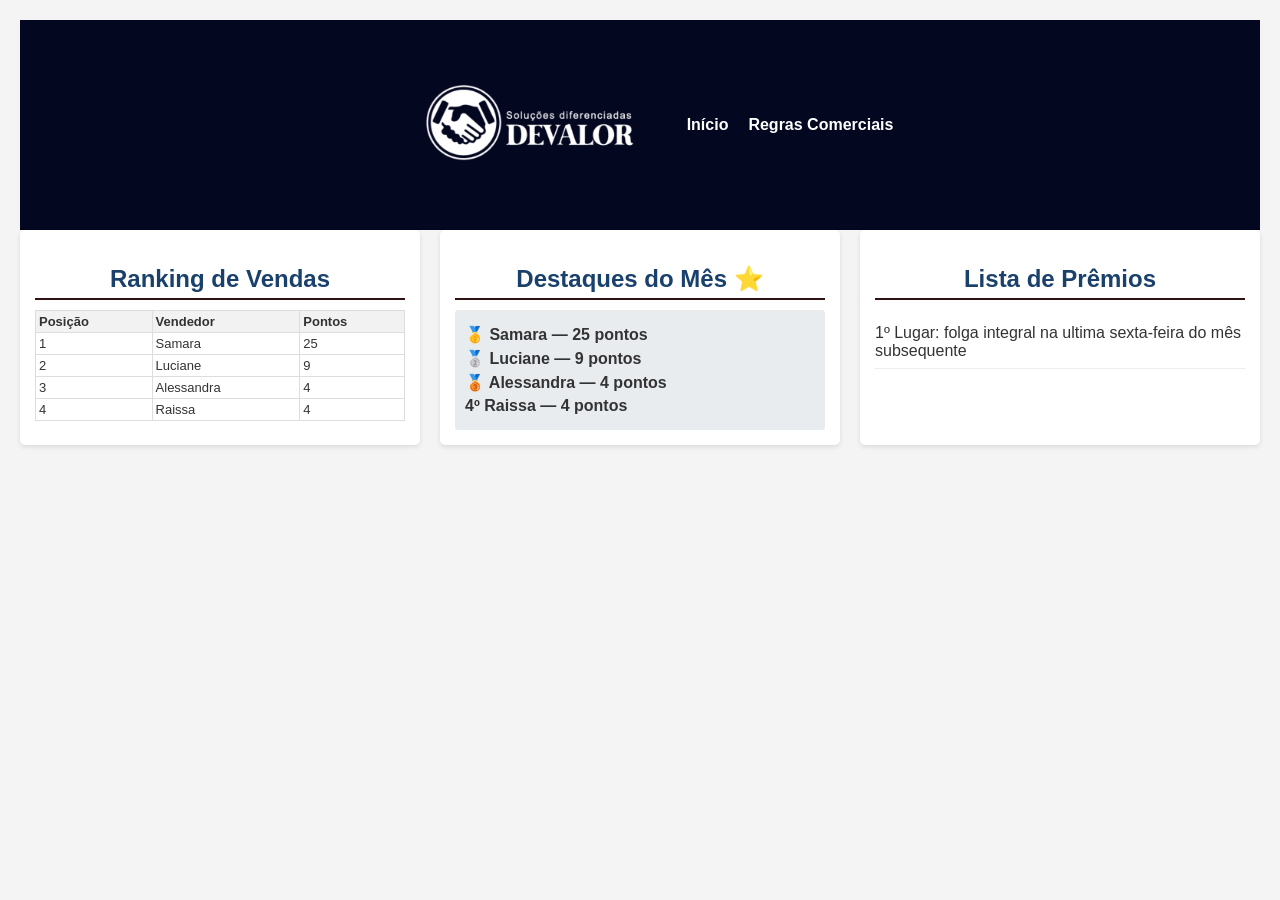
<file: comercial.html>
<!DOCTYPE html>
<html lang="pt-br">
<head>
    <meta charset="UTF-8">
    <meta name="viewport" content="width=device-width, initial-scale=1.0">
    <title>Gamificação - Devalor</title>
    <link rel="icon" href="Devalor.jpeg" type="">
    <link rel="stylesheet" href="comercial.css">
</head>
<body>
    <header>
        <div class="container">
            <div class="logo-container">
                <a href="index.html">
                    <img src="logodev.png" alt="Logotipo da Empresa" class="logo">
                </a>
            </div>
            <nav>
                <ul>
                    <li><a href="index.html">Início</a></li>            
                    <li><a href="regracom.html">Regras Comerciais</a></li>
                </ul>
            </nav>
        </div>
    </header>

    <main>
        <section id="ranking">
            <h2>Ranking de Vendas</h2>
            <table>
                <thead>
                    <tr>
                        <th>Posição</th>
                        <th>Vendedor</th>
                        <th>Pontos</th>
                    </tr>
                </thead>
                <tbody id="tabela-ranking"></tbody>
            </table>
        </section>

        <section id="destaque-do-mes">
            <h2>Destaques do Mês ⭐</h2>
            <div id="vendedor-destaque">
                <p id="primeiro-destaque"></p>
                <p id="segundo-destaque"></p>
                <p id="terceiro-destaque"></p> <!-- Adicionado -->
                <p id="quarto-destaque"></p>   <!-- Adicionado -->
            </div>
        </section>

        <section id="premios">
            <h2>Lista de Prêmios</h2>
            <ul id="lista-premios"></ul>
        </section>
    </main>

    <script>
        const vendedores = [
            { id: 1, nome: "Alessandra", vendas: 1000, pontos: 4 },
            { id: 2, nome: "Luciane", vendas: 500, pontos: 9 },
            { id: 3, nome: "Raissa", vendas: 0, pontos: 4 },
            { id: 4, nome: "Samara", vendas: 0, pontos: 25 },
        ]; 

        const premios = [
            { id: 104, nome: "1º Lugar: folga integral na ultima sexta-feira do mês subsequente", pontos: 2000 },
            { id: 104, nome: "", pontos: 1000 },
        ];

        function popularRanking() {
            const tabelaRanking = document.getElementById('tabela-ranking');
            tabelaRanking.innerHTML = ''; 

            const rankingOrdenado = [...vendedores].sort((a, b) => b.pontos - a.pontos);

            rankingOrdenado.forEach((vendedor, index) => {
                const row = tabelaRanking.insertRow();
                const posicaoCell = row.insertCell();
                const nomeCell = row.insertCell();
                const pontosCell = row.insertCell();

                posicaoCell.textContent = index + 1;
                nomeCell.textContent = vendedor.nome;
                pontosCell.textContent = vendedor.pontos;
            });
        }

        function definirDestaque() {
            const ranking = [...vendedores].sort((a, b) => b.pontos - a.pontos);
            const primeiro = ranking[0];
            const segundo = ranking[1];
            const terceiro = ranking[2];
            const quarto = ranking[3];

            document.getElementById('primeiro-destaque').textContent = `🥇 ${primeiro.nome} — ${primeiro.pontos} pontos`;
            document.getElementById('segundo-destaque').textContent = `🥈 ${segundo.nome} — ${segundo.pontos} pontos`;
            document.getElementById('terceiro-destaque').textContent = `🥉 ${terceiro.nome} — ${terceiro.pontos} pontos`;    
            document.getElementById('quarto-destaque').textContent = `4º ${quarto.nome} — ${quarto.pontos} pontos`;
        }

        function popularPremios() {
            const listaPremios = document.getElementById('lista-premios');
            listaPremios.innerHTML = '';

            premios.forEach(premio => {
                const listItem = document.createElement('li');
                listItem.textContent = `${premio.nome}`;
                listaPremios.appendChild(listItem);
            });
        }

        function popularResgate() {
            const vendedorSelect = document.getElementById('vendedor-resgate');
            const premioSelect = document.getElementById('premio-resgate');

            vendedores.forEach(vendedor => {
                const option = document.createElement('option');
                option.value = vendedor.id;
                option.textContent = vendedor.nome;
                vendedorSelect.appendChild(option);
            });

            premios.forEach(premio => {
                const option = document.createElement('option');
                option.value = premio.id;
                option.textContent = premio.nome;
                premioSelect.appendChild(option); 
            });
        }

        function resgatarPremio() {
            const vendedorId = parseInt(document.getElementById('vendedor-resgate')?.value);
            const premioId = parseInt(document.getElementById('premio-resgate')?.value);
            const mensagemResgate = document.getElementById('mensagem-resgate');

            const vendedor = vendedores.find(v => v.id === vendedorId);
            const premio = premios.find(p => p.id === premioId);

            if (!vendedor || !premio) {
                mensagemResgate.textContent = "Selecione um vendedor e um prêmio válidos.";
                return;
            }

            if (vendedor.pontos >= premio.pontos) {
                vendedor.pontos -= premio.pontos;
                mensagemResgate.textContent = `${vendedor.nome} resgatou "${premio.nome}"! Pontos restantes: ${vendedor.pontos}`;
                popularRanking();
                definirDestaque();
            } else {
                mensagemResgate.textContent = `${vendedor.nome} não tem pontos suficientes para resgatar "${premio.nome}".`;
            }
        }

        // Inicialização
        popularRanking();
        definirDestaque();
        popularPremios();
        popularResgate();
    </script>
</body>
</html>
</file>
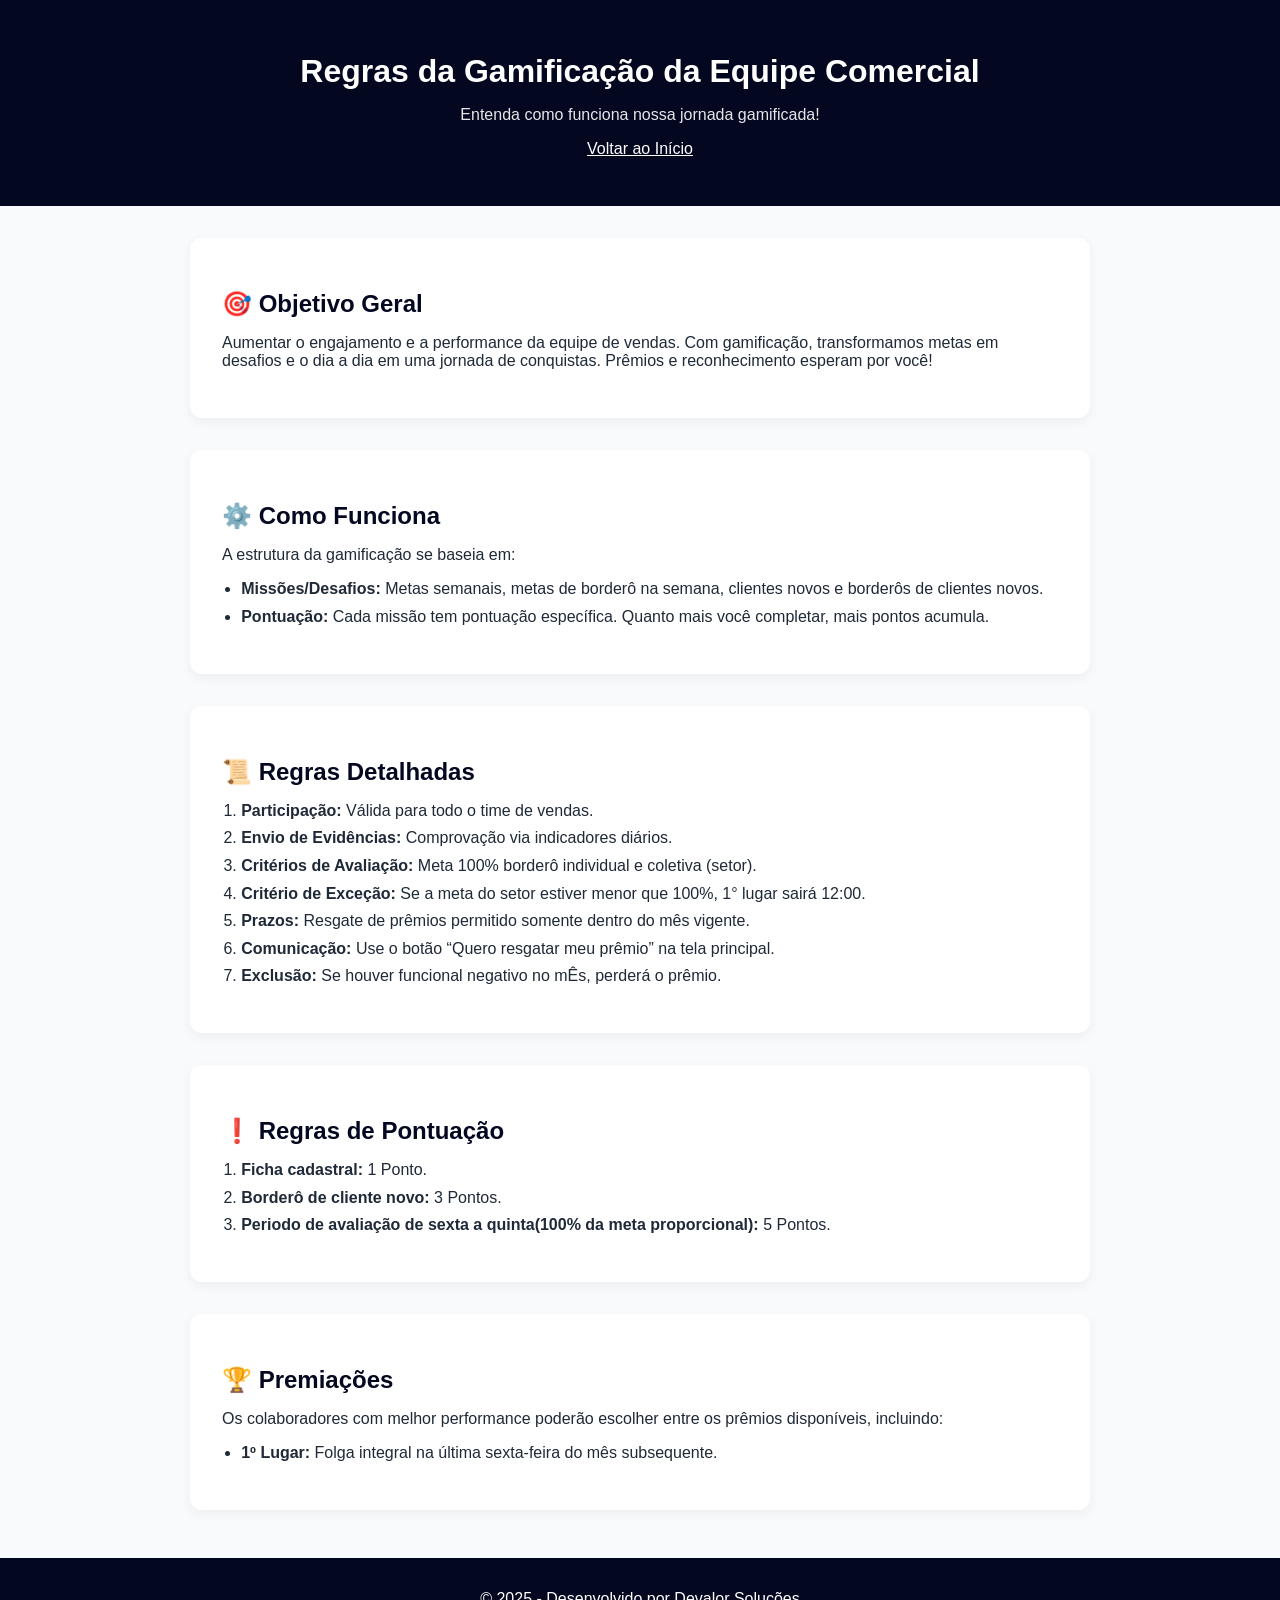
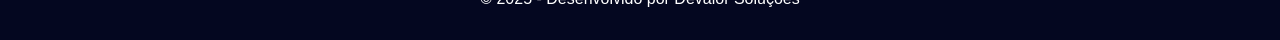
<file: regracom.html>
<!DOCTYPE html>
<html lang="pt-BR">
<head>
  <meta charset="UTF-8" />
  <meta name="viewport" content="width=device-width, initial-scale=1.0"/>
  <title>Regras da Gamificação</title>
  <link rel="icon" href="Devalor.jpeg" type="image/jpeg"/>
  <style>
    :root {
      --primary: #040720;
      --bg: #f9fafb;
      --text: #1f2937;
      --card-bg: #ffffff;
      --shadow: rgba(0, 0, 0, 0.05);
    }

    body {
      margin: 0;
      font-family: 'Segoe UI', sans-serif;
      background: var(--bg);
      color: var(--text);
    }

    header {
      background-color: var(--primary);
      padding: 2rem 1rem;
      color: white;
      text-align: center;
    }

    header h1 {
      margin-bottom: 0.5rem;
      font-size: 2rem;
    }

    header p {
      font-size: 1rem;
      opacity: 0.9;
    }

    nav ul {
      margin-top: 1rem;
      list-style: none;
      padding: 0;
      text-align: center;
    }

    nav li {
      display: inline-block;
      margin: 0 10px;
    }

    nav a {
      color: white;
      text-decoration: underline;
      font-weight: 500;
    }

    .container {
      max-width: 900px;
      margin: 2rem auto;
      padding: 0 1rem;
    }

    section {
      background-color: var(--card-bg);
      border-radius: 12px;
      box-shadow: 0 4px 12px var(--shadow);
      margin-bottom: 2rem;
      padding: 2rem;
      transition: transform 0.3s ease;
    }

    section:hover {
      transform: translateY(-2px);
    }

    section h2 {
      color: var(--primary);
      margin-bottom: 1rem;
      font-size: 1.5rem;
    }

    ul, ol {
      padding-left: 1.2rem;
    }

    li {
      margin-bottom: 0.6rem;
    }

    footer {
      text-align: center;
      padding: 1rem;
      background-color: var(--primary);
      color: white;
      margin-top: 3rem;
    }

    @media (max-width: 600px) {
      header h1 {
        font-size: 1.5rem;
      }

      section {
        padding: 1.2rem;
      }
    }
  </style>
</head>
<body>

  <header>
    <h1>Regras da Gamificação da Equipe Comercial</h1>
    <p>Entenda como funciona nossa jornada gamificada!</p>
    <nav>
      <ul>
        <li><a href="comercial.html">Voltar ao Início</a></li>
      </ul>
    </nav>
  </header>

  <div class="container">

    <section id="objetivo">
      <h2>🎯 Objetivo Geral</h2>
      <p>Aumentar o engajamento e a performance da equipe de vendas. Com gamificação, transformamos metas em desafios e o dia a dia em uma jornada de conquistas. Prêmios e reconhecimento esperam por você!</p>
    </section>

    <section id="como-funciona">
      <h2>⚙️ Como Funciona</h2>
      <p>A estrutura da gamificação se baseia em:</p>
      <ul>
        <li><strong>Missões/Desafios:</strong> Metas semanais, metas de borderô na semana, clientes novos e borderôs de clientes novos.</li>
        <li><strong>Pontuação:</strong> Cada missão tem pontuação específica. Quanto mais você completar, mais pontos acumula.</li>
      </ul>
    </section>

    <section id="regras-detalhadas">
      <h2>📜 Regras Detalhadas</h2>
      <ol>
        <li><strong>Participação:</strong> Válida para todo o time de vendas.</li>
        <li><strong>Envio de Evidências:</strong> Comprovação via indicadores diários.</li>
        <li><strong>Critérios de Avaliação:</strong> Meta 100% borderô individual e coletiva (setor).</li>
        <li><strong>Critério de Exceção:</strong> Se a meta do setor estiver menor que 100%, 1° lugar sairá 12:00.</li>
        <li><strong>Prazos:</strong> Resgate de prêmios permitido somente dentro do mês vigente.</li>
        <li><strong>Comunicação:</strong> Use o botão “Quero resgatar meu prêmio” na tela principal.</li>
        <li><strong>Exclusão:</strong> Se houver funcional negativo no mÊs, perderá o prêmio.</li>
      </ol>
    </section>

    <section id="regras-detalhadas">
      <h2>❗ Regras de Pontuação</h2>
      <ol>
        <li><strong>Ficha cadastral:</strong> 1 Ponto.</li>
        <li><strong>Borderô de cliente novo:</strong> 3 Pontos.</li>
        <li><strong>Periodo de avaliação de sexta a quinta(100% da meta proporcional):</strong> 5 Pontos.</li>
      </ol>
    </section>

    <section id="premios">
      <h2>🏆 Premiações</h2>
      <p>Os colaboradores com melhor performance poderão escolher entre os prêmios disponíveis, incluindo:</p>
      <ul>
        <li><strong>1º Lugar: </strong>Folga integral na última sexta-feira do mês subsequente.</li>
      </ul>
    </section>

  </div>

  <footer>
    <p>&copy; 2025 - Desenvolvido por Devalor Soluções</p>
  </footer>

</body>
</html>
</file>
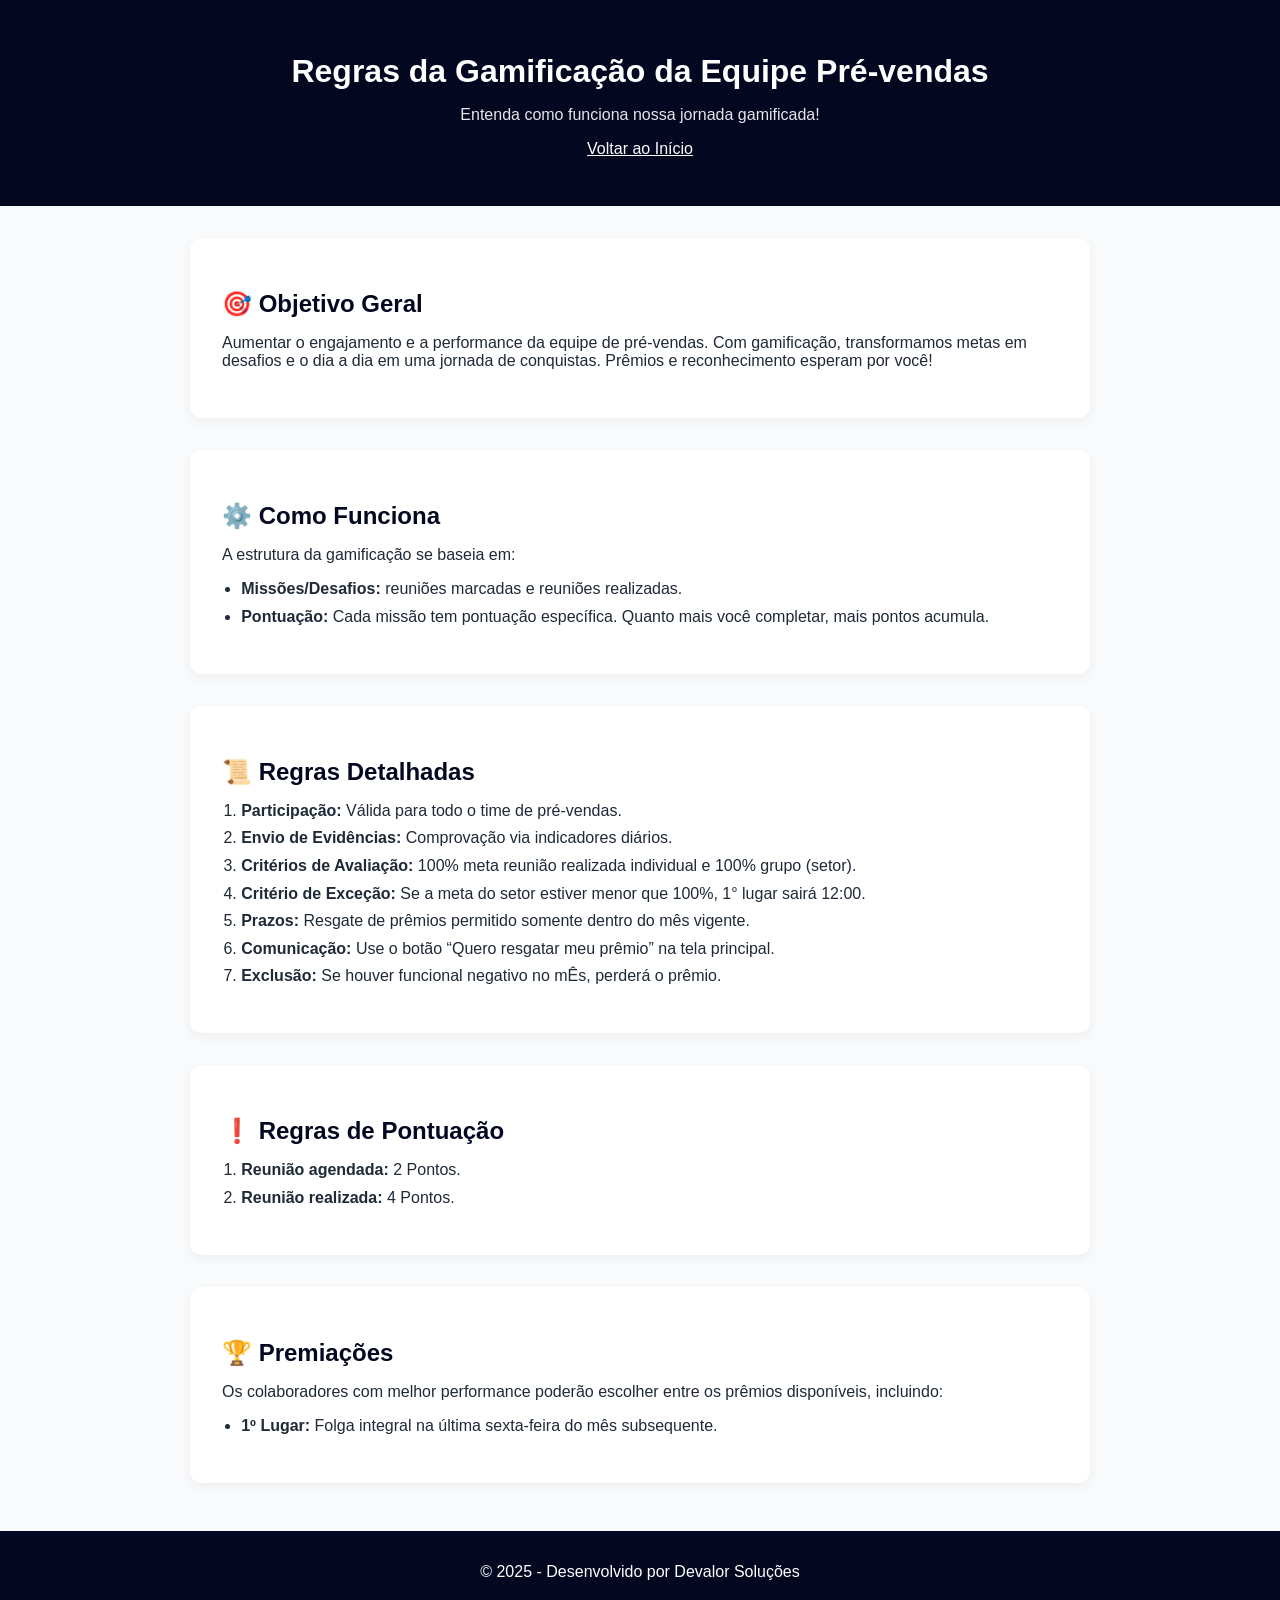
<file: regrasdr.html>
<!DOCTYPE html>
<html lang="pt-BR">
<head>
  <meta charset="UTF-8" />
  <meta name="viewport" content="width=device-width, initial-scale=1.0"/>
  <title>Regras da Gamificação</title>
  <link rel="icon" href="Devalor.jpeg" type="image/jpeg"/>
  <style>
    :root {
      --primary: #040720;
      --bg: #f9fafb;
      --text: #1f2937;
      --card-bg: #ffffff;
      --shadow: rgba(0, 0, 0, 0.05);
    }

    body {
      margin: 0;
      font-family: 'Segoe UI', sans-serif;
      background: var(--bg);
      color: var(--text);
    }

    header {
      background-color: var(--primary);
      padding: 2rem 1rem;
      color: white;
      text-align: center;
    }

    header h1 {
      margin-bottom: 0.5rem;
      font-size: 2rem;
    }

    header p {
      font-size: 1rem;
      opacity: 0.9;
    }

    nav ul {
      margin-top: 1rem;
      list-style: none;
      padding: 0;
      text-align: center;
    }

    nav li {
      display: inline-block;
      margin: 0 10px;
    }

    nav a {
      color: white;
      text-decoration: underline;
      font-weight: 500;
    }

    .container {
      max-width: 900px;
      margin: 2rem auto;
      padding: 0 1rem;
    }

    section {
      background-color: var(--card-bg);
      border-radius: 12px;
      box-shadow: 0 4px 12px var(--shadow);
      margin-bottom: 2rem;
      padding: 2rem;
      transition: transform 0.3s ease;
    }

    section:hover {
      transform: translateY(-2px);
    }

    section h2 {
      color: var(--primary);
      margin-bottom: 1rem;
      font-size: 1.5rem;
    }

    ul, ol {
      padding-left: 1.2rem;
    }

    li {
      margin-bottom: 0.6rem;
    }

    footer {
      text-align: center;
      padding: 1rem;
      background-color: var(--primary);
      color: white;
      margin-top: 3rem;
    }

    @media (max-width: 600px) {
      header h1 {
        font-size: 1.5rem;
      }

      section {
        padding: 1.2rem;
      }
    }
  </style>
</head>
<body>

  <header>
    <h1>Regras da Gamificação da Equipe Pré-vendas</h1>
    <p>Entenda como funciona nossa jornada gamificada!</p>
    <nav>
      <ul>
        <li><a href="sdr.html">Voltar ao Início</a></li>
      </ul>
    </nav>
  </header>

  <div class="container">

    <section id="objetivo">
      <h2>🎯 Objetivo Geral</h2>
      <p>Aumentar o engajamento e a performance da equipe de pré-vendas. Com gamificação, transformamos metas em desafios e o dia a dia em uma jornada de conquistas. Prêmios e reconhecimento esperam por você!</p>
    </section>

    <section id="como-funciona">
      <h2>⚙️ Como Funciona</h2>
      <p>A estrutura da gamificação se baseia em:</p>
      <ul>
        <li><strong>Missões/Desafios:</strong> reuniões marcadas e reuniões realizadas.</li>
        <li><strong>Pontuação:</strong> Cada missão tem pontuação específica. Quanto mais você completar, mais pontos acumula.</li>
      </ul>
    </section>

    <section id="regras-detalhadas">
      <h2>📜 Regras Detalhadas</h2>
      <ol>
        <li><strong>Participação:</strong> Válida para todo o time de pré-vendas.</li>
        <li><strong>Envio de Evidências:</strong> Comprovação via indicadores diários.</li>
        <li><strong>Critérios de Avaliação:</strong> 100% meta reunião realizada individual e 100% grupo (setor).</li>
        <li><strong>Critério de Exceção:</strong> Se a meta do setor estiver menor que 100%, 1° lugar sairá 12:00.</li>
        <li><strong>Prazos:</strong> Resgate de prêmios permitido somente dentro do mês vigente.</li>
        <li><strong>Comunicação:</strong> Use o botão “Quero resgatar meu prêmio” na tela principal.</li>
        <li><strong>Exclusão:</strong> Se houver funcional negativo no mÊs, perderá o prêmio.</li>
      </ol>
    </section>

    <section id="regras-detalhadas">
      <h2>❗ Regras de Pontuação</h2>
      <ol>
        <li><strong>Reunião agendada:</strong> 2 Pontos.</li>
        <li><strong>Reunião realizada:</strong> 4 Pontos.</li>
      </ol>
    </section>

    <section id="premios">
      <h2>🏆 Premiações</h2>
      <p>Os colaboradores com melhor performance poderão escolher entre os prêmios disponíveis, incluindo:</p>
      <ul>
        <li><strong>1º Lugar: </strong>Folga integral na última sexta-feira do mês subsequente.</li>
      </ul>
    </section>

  </div>

  <footer>
    <p>&copy; 2025 - Desenvolvido por Devalor Soluções</p>
  </footer>

</body>
</html>
</file>
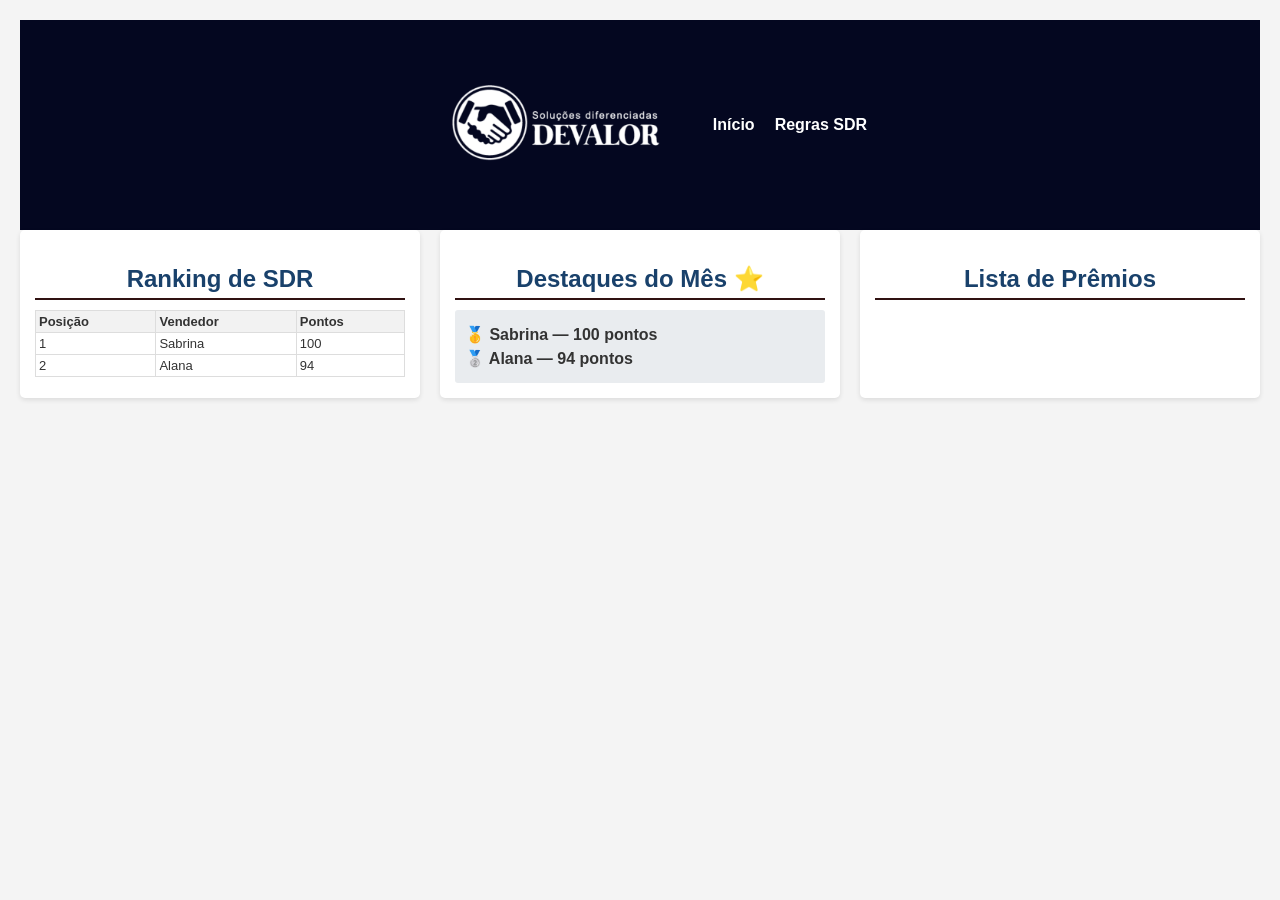
<file: sdr.html>
<!DOCTYPE html>
<html lang="pt-br">
<head>
    <meta charset="UTF-8">
    <meta name="viewport" content="width=device-width, initial-scale=1.0">
    <title>Gamificação - Devalor</title>
    <link rel="icon" href="Devalor.jpeg" type="">
    <link rel="stylesheet" href="comercial.css">
</head>
<body>
    <header>
        <div class="container">
            <div class="logo-container">
                <a href="index.html">
                    <img src="logodev.png" alt="Logotipo da Empresa" class="logo">
                </a>
            </div>
            <nav>
                <ul>
                    <li><a href="index.html">Início</a></li>            
                    <li><a href="regrasdr.html">Regras SDR</a></li>
                </ul>
            </nav>
        </div>
    </header>

    <main>
        <section id="ranking">
            <h2>Ranking de SDR</h2>
            <table>
                <thead>
                    <tr>
                        <th>Posição</th>
                        <th>Vendedor</th>
                        <th>Pontos</th>
                    </tr>
                </thead>
                <tbody id="tabela-ranking"></tbody>
            </table>
        </section>

        <section id="destaque-do-mes">
            <h2>Destaques do Mês ⭐</h2>
            <div id="vendedor-destaque">
                <p id="primeiro-destaque"></p>
                <p id="segundo-destaque"></p>
                <p id="terceiro-destaque"></p>
                <p id="quarto-destaque"></p>
            </div>
        </section>

        <section id="premios">
            <h2>Lista de Prêmios</h2>
            <ul id="lista-premios"></ul>
        </section>
    </main>

    <script>
        const vendedores = [
            { id: 1, nome: "Alana", vendas: 1000, pontos: 94 },
            { id: 4, nome: "Sabrina", vendas: 0, pontos: 100 },
        ]; 

        const premios = [
            { id: 104, nome: "1° lugar: folta integral na última sexta-feira do mês subsequente", pontos: 2000 },
            { id: 105, nome: "", pontos: 1000 },
        ];

        function popularRanking() {
            const tabelaRanking = document.getElementById('tabela-ranking');
            tabelaRanking.innerHTML = ''; 

            const rankingOrdenado = [...vendedores].sort((a, b) => b.pontos - a.pontos);

            rankingOrdenado.forEach((vendedor, index) => {
                const row = tabelaRanking.insertRow();
                const posicaoCell = row.insertCell();
                const nomeCell = row.insertCell();
                const pontosCell = row.insertCell();

                posicaoCell.textContent = index + 1;
                nomeCell.textContent = vendedor.nome;
                pontosCell.textContent = vendedor.pontos;
            });
        }

        function definirDestaque() {
            const ranking = [...vendedores].sort((a, b) => b.pontos - a.pontos);

            document.getElementById('primeiro-destaque').textContent = `🥇 ${ranking[0].nome} — ${ranking[0].pontos} pontos`;
            document.getElementById('segundo-destaque').textContent = `🥈 ${ranking[1].nome} — ${ranking[1].pontos} pontos`;
            document.getElementById('terceiro-destaque').textContent = `🥉 ${ranking[2].nome} — ${ranking[2].pontos} pontos`;    
            document.getElementById('quarto-destaque').textContent = `4º ${ranking[3].nome} — ${ranking[3].pontos} pontos`;
        }

        function popularPremios() {
            const listaPremios = document.getElementById('lista-premios');
            listaPremios.innerHTML = '';

            premios.forEach(premio => {
                const listItem = document.createElement('li');
                listItem.textContent = `${premio.nome}`;
                listaPremios.appendChild(listItem);
            });
        }

        // Inicialização
        popularRanking();
        definirDestaque();
        popularPremios();
    </script>
</body>
</html>
</file>
<file: comercial.css>
header {
  background-color: #f8f8f8; /* Cor de fundo do header */
  padding: 15px 0; /* Espaçamento superior e inferior */
}

.container {
  max-width: 1200px; /* Largura máxima do conteúdo do header */
  margin: 0 auto; /* Centraliza o container horizontalmente */
  display: flex; /* Para alinhar a logo e a navegação */
  justify-content: space-between; /* Espaço máximo entre os itens */
  align-items: center; /* Alinha verticalmente os itens ao centro */
}

.logo-container {
  /* Não precisamos de posicionamento absoluto aqui, o flexbox cuidará do layout */
}

.logo {
  height: 300px; /* Altura da logo (ajuste conforme necessário) */
  /* A largura se ajustará automaticamente para manter a proporção */
}

nav ul {
  list-style: none; /* Remove os marcadores de lista */
  padding: 0;
  margin: 0;
  display: flex; /* Alinha os itens da lista horizontalmente */
}

nav ul li {
  margin-left: 20px; /* Espaçamento entre os itens de navegação */
}

nav ul li:first-child {
  margin-left: 0; /* Remove a margem esquerda do primeiro item */
}

nav ul li a {
  text-decoration: none; /* Remove o sublinhado dos links */
  color: #ffffff; /* Cor dos links */
  font-weight: bold;
}

nav ul li a:hover {
  color: #ffffff; /* Cor dos links ao passar o mouse */
}

body {
    font-family: sans-serif;
    margin: 20px;
    background-color: #f4f4f4;
    color: #333;
}
header {
  height: 10px; /* Defina a altura desejada em pixels (ajuste conforme necessário) */
  /* Outros estilos do seu header */
}

header {
  background-color: #040720;
  padding-top: 100px;    /* Diminuindo o padding superior */
  padding-bottom: 100px; /* Diminuindo o padding inferior */
  padding-left: 20px;
  padding-right: 20px;
  display: flex;
  align-items: center; /* Mantém a logo e a navegação alinhadas verticalmente */
  justify-content: space-between;
}

main {
    display: grid;
    grid-template-columns: repeat(auto-fit, minmax(300px, 1fr));
    gap: 20px;
}

section {
    background-color: white;
    padding: 15px;
    border-radius: 5px;
    box-shadow: 0 2px 5px rgba(0, 0, 0, 0.1);
}

h2 {
    color: #19416b;
    text-align: center;
    border-bottom: 2px solid #301212;
    padding-bottom: 5px;
    margin-bottom: 10px;
}

/* Estilos para o Ranking */
#ranking table {
    width: 100%;
    border-collapse: collapse;
}

#ranking th, #ranking td {
    border: 1px solid #ddd;
    padding: 3px;
    text-align: left;
    font-size: small;
}

#ranking th {
    background-color: #f2f2f2;
}

/* Estilos para o Destaque do Mês */
#destaque-do-mes #vendedor-destaque {
    padding: 10px;
    background-color: #e9ecef;
    border-radius: 3px;
}

#destaque-do-mes #vendedor-destaque p {
    margin: 5px 0;
    font-weight: bold;
}

/* Estilos para a Lista de Prêmios */
#premios ul {
    list-style: none;
    padding: 0;
}

#premios li {
    padding: 8px 0;
    border-bottom: 1px solid #eee;
}

#premios li:last-child {
    border-bottom: none;
}

/* Estilos para o Resgate de Prêmios */
#resgate-premios label {
    display: block;
    margin-bottom: 5px;
    font-weight: bold;
}

#resgate-premios select {
    width: 100%;
    padding: 8px;
    margin-bottom: 10px;
    border: 1px solid #ccc;
    border-radius: 3px;
}

#resgate-premios button {
    background-color: #192d70;
    color: white;
    padding: 10px 15px;
    border: none;
    border-radius: 5px;
    cursor: pointer;
    font-size: 1em;
}

#resgate-premios button:hover {
    background-color: #288fcf;
}

#resgate-premios p#mensagem-resgate {
    margin-top: 10px;
    font-weight: bold;
}
</file>
